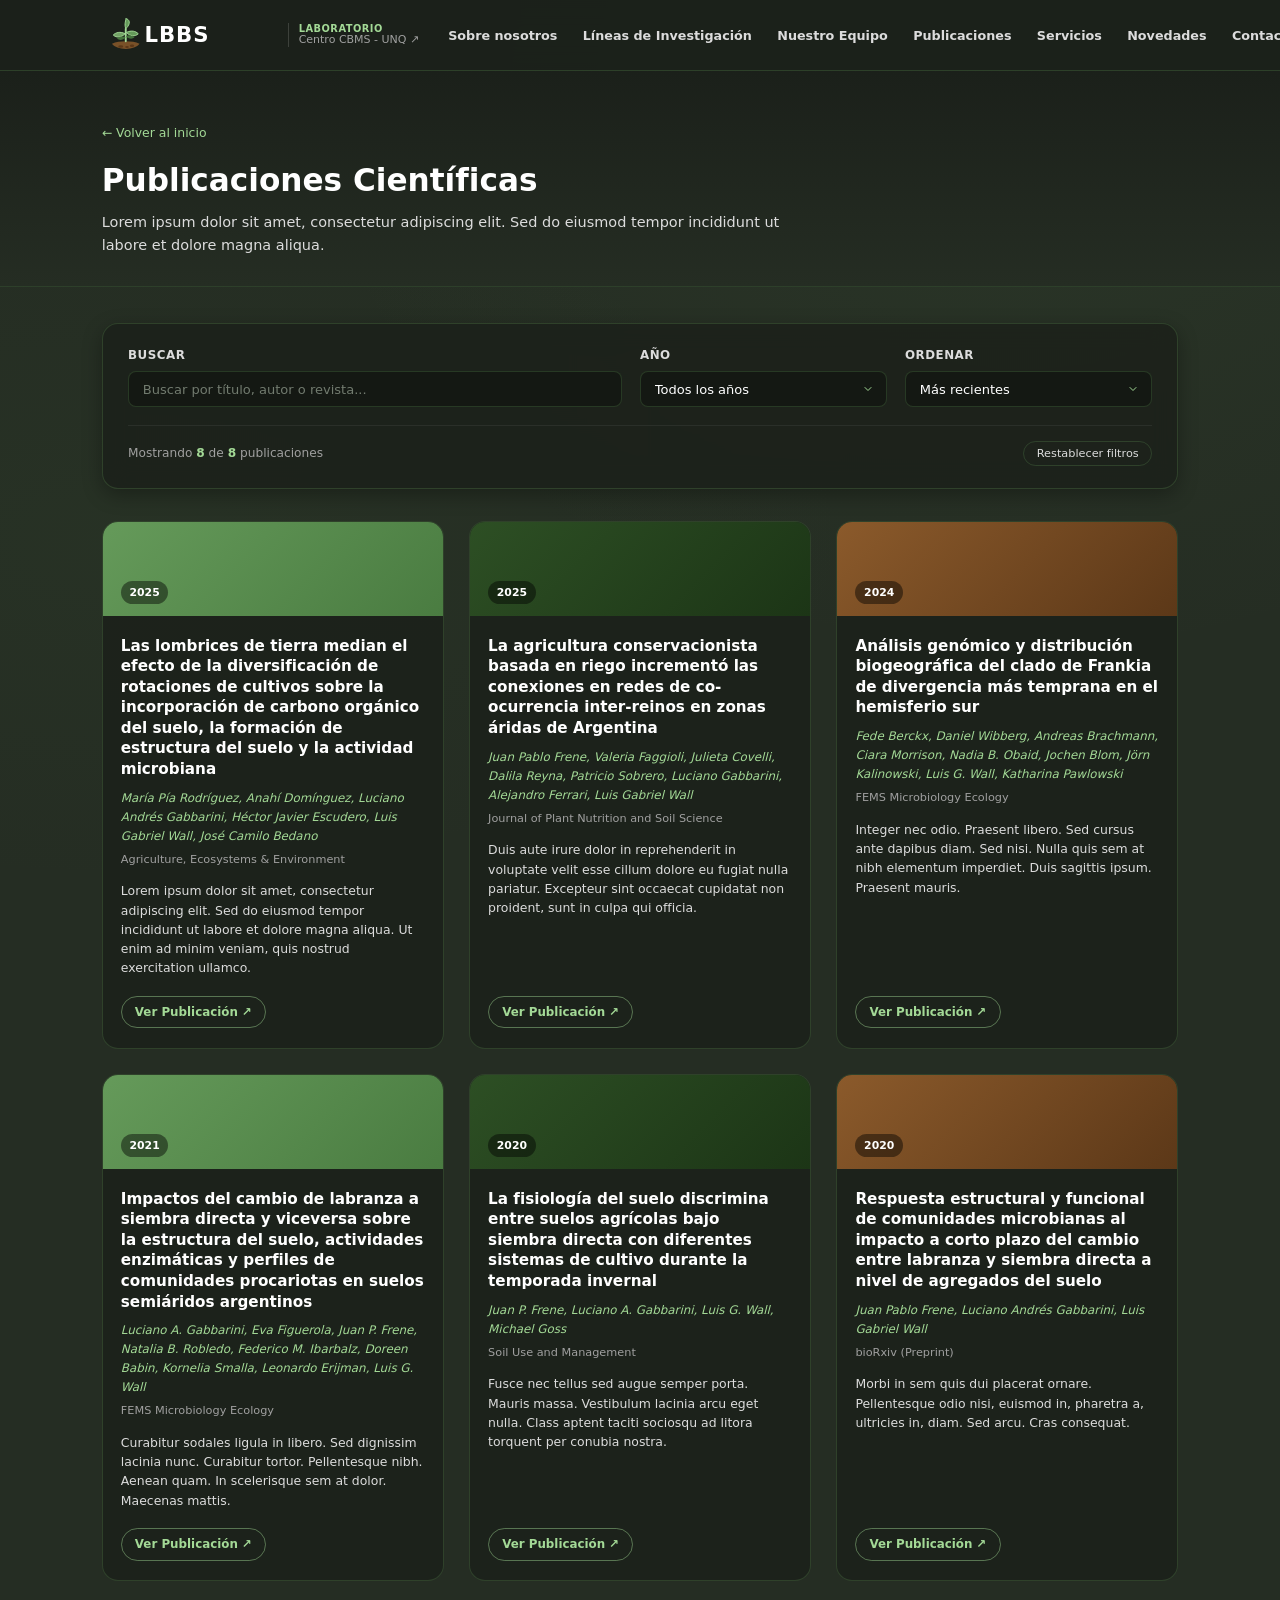
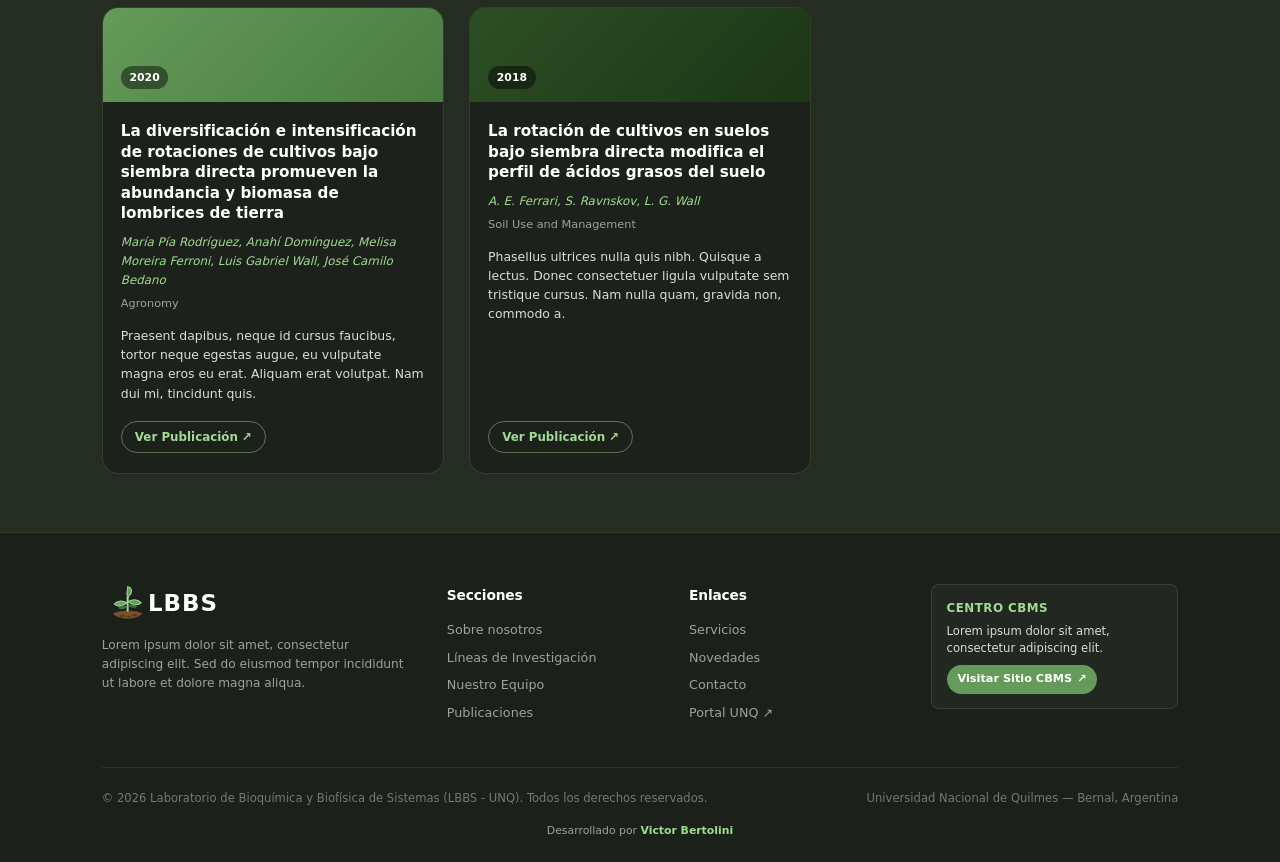
<file: publicaciones.html>
<!DOCTYPE html>
<html lang="es">
<head>
  <meta charset="UTF-8">
  <meta http-equiv="refresh" content="0; url=pages/publicaciones.html">
  <link rel="canonical" href="https://lbbs-cbms.github.io/pages/publicaciones.html">
  <script>window.location.replace("pages/publicaciones.html");</script>
  <title>Redirigiendo a Publicaciones Científicas...</title>
</head>
<body>
  <p>Redirigiendo a <a href="pages/publicaciones.html">Publicaciones Científicas</a>...</p>
</body>
</html>
</file>
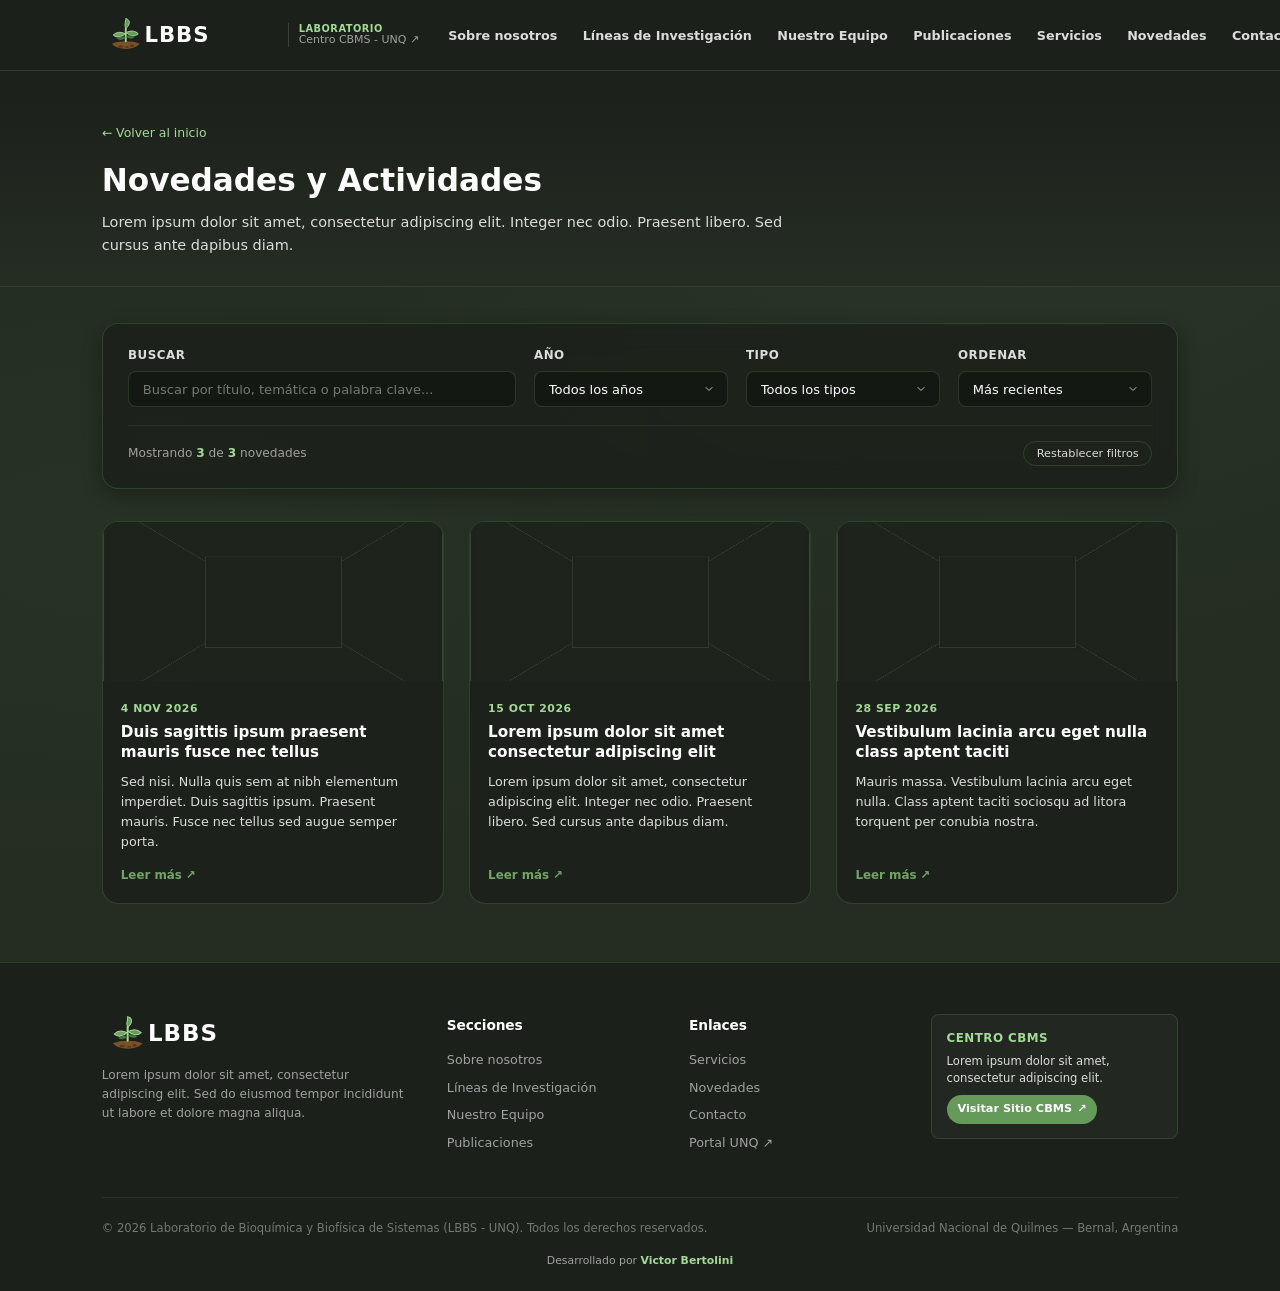
<file: pages/novedades.html>
<!DOCTYPE html>
<html lang="es">
<head>
  <meta charset="UTF-8">
  <meta name="viewport" content="width=device-width, initial-scale=1.0">
  <title>Novedades y Actividades | LBBS - Laboratorio de Bioquímica y Biofísica de Sistemas (UNQ)</title>
  
  <!-- Technical & Academic SEO Metadata -->
  <meta name="description" content="Noticias institucionales, eventos científicos, jornadas académicas y convocatorias del Laboratorio de Bioquímica y Biofísica de Sistemas (LBBS - UNQ / CBMS).">
  <meta name="keywords" content="LBBS, UNQ, CBMS, novedades, noticias, eventos, convocatorias, becas CONICET, bioquimica, biofisica del suelo">
  <meta name="author" content="Laboratorio de Bioquímica y Biofísica de Sistemas (LBBS - UNQ)">
  <meta name="robots" content="index, follow">

  <!-- Open Graph / Facebook / LinkedIn -->
  <meta property="og:type" content="website">
  <meta property="og:url" content="https://lbbs-cbms.github.io/pages/novedades.html">
  <meta property="og:title" content="Novedades y Actividades | LBBS - UNQ">
  <meta property="og:description" content="Noticias institucionales, eventos y convocatorias científicas del LBBS.">
  <meta property="og:image" content="https://lbbs-cbms.github.io/imgs/seo/og-preview.jpg">

  <!-- Favicon -->
  <link rel="icon" type="image/svg+xml" href="../imgs/logo/lbbs-logo.svg">
  <link rel="alternate icon" href="../imgs/logo/favicon.ico">

  <!-- Design Tokens & Stylesheet -->
  <link rel="stylesheet" href="../css/tokens.css">
  <link rel="stylesheet" href="../css/styles.css">
</head>
<body>

  <!-- ==========================================================================
       1. Header: Logo LBBS + Navegación Institucional + Selector Idioma
       ========================================================================== -->
  <header class="site-header">
    <div class="container">
      <nav class="navbar" aria-label="Navegación principal">
        <div class="brand-wrapper">
          <a href="../index.html#hero" class="brand-link" aria-label="Inicio LBBS">
            <img src="../imgs/logo/lbbs-logo.svg" alt="LBBS" class="brand-logo-img">
          </a>
          <div class="brand-badge">
            <span class="brand-badge-sup" data-i18n="header.lab">Laboratorio</span>
            <a href="https://cbms-unq.github.io/" target="_blank" rel="noopener noreferrer" class="brand-badge-sub" title="Visitar portal del Centro CBMS">Centro CBMS - UNQ ↗</a>
          </div>
        </div>

        <button class="nav-toggle" id="navToggle" aria-label="Abrir menú de navegación" aria-expanded="false" aria-controls="navMenu">
          <span></span>
          <span></span>
          <span></span>
        </button>

        <div class="nav-menu" id="navMenu">
          <ul class="nav-list">
            <li class="nav-item"><a href="../index.html#sobre-nosotros" class="nav-link" data-i18n="nav.about">Sobre nosotros</a></li>
            <li class="nav-item"><a href="../index.html#investigacion" class="nav-link" data-i18n="nav.research">Líneas de Investigación</a></li>
            <li class="nav-item"><a href="../index.html#equipo" class="nav-link" data-i18n="nav.team">Nuestro Equipo</a></li>
            <li class="nav-item"><a href="publicaciones.html" class="nav-link" data-i18n="nav.publications">Publicaciones</a></li>
            <li class="nav-item"><a href="../index.html#servicios" class="nav-link" data-i18n="nav.services">Servicios</a></li>
            <li class="nav-item"><a href="novedades.html" class="nav-link active" data-i18n="nav.news">Novedades</a></li>
            <li class="nav-item"><a href="../index.html#contacto" class="nav-link" data-i18n="nav.contact">Contacto</a></li>
          </ul>

          <div class="lang-switch" role="group" aria-label="Selector de idioma">
            <button class="lang-btn active" id="btnLangEs" data-lang="es" aria-label="Cambiar a Español">ES</button>
            <button class="lang-btn" id="btnLangEn" data-lang="en" aria-label="Switch to English">EN</button>
          </div>
        </div>
      </nav>
    </div>
  </header>

  <main>
    <!-- ==========================================================================
         Hero / Banner de la Página de Novedades
         ========================================================================== -->
    <section class="page-hero" aria-label="Encabezado del catálogo de novedades">
      <div class="container">
        <nav class="breadcrumb" aria-label="Navegación de retorno">
          <a href="../index.html" class="breadcrumb-link">
            <span data-i18n="news.back_to_home">← Volver al inicio</span>
          </a>
        </nav>
        <h1 class="page-hero-title" data-i18n="news.page_title">Novedades y Actividades</h1>
        <p class="page-hero-subtitle" data-i18n="news.page_subtitle">
          Lorem ipsum dolor sit amet, consectetur adipiscing elit. Integer nec odio. Praesent libero. Sed cursus ante dapibus diam.
        </p>
      </div>
    </section>

    <!-- ==========================================================================
         Toolbar de Filtros Reactivos y Catálogo de Novedades
         ========================================================================== -->
    <section class="pub-filter-section" id="catalogo">
      <div class="container">
        
        <div class="pub-filter-toolbar" role="search" aria-label="Filtros de novedades">
          <div class="filter-controls-grid filter-grid-news">
            
            <!-- 1. Búsqueda por Nombre / Texto -->
            <div class="filter-field">
              <label for="newsSearchInput" class="filter-label" data-i18n="news.filter_label_search">Buscar</label>
              <div class="filter-input-wrapper">
                <input
                  type="search"
                  id="newsSearchInput"
                  class="filter-input"
                  placeholder="Buscar por título, temática o palabra clave..."
                  aria-label="Buscar novedades por título o palabra clave"
                  autocomplete="off"
                >
              </div>
            </div>

            <!-- 2. Filtro por Año -->
            <div class="filter-field">
              <label for="newsYearSelect" class="filter-label" data-i18n="news.filter_label_year">Año</label>
              <select id="newsYearSelect" class="filter-select" aria-label="Filtrar por año">
                <option value="all" data-i18n="news.filter_year_all">Todos los años</option>
              </select>
            </div>

            <!-- 3. Filtro por Tipo -->
            <div class="filter-field">
              <label for="newsTypeSelect" class="filter-label" data-i18n="news.filter_label_type">Tipo</label>
              <select id="newsTypeSelect" class="filter-select" aria-label="Filtrar por tipo de novedad">
                <option value="all" data-i18n="news.filter_type_all">Todos los tipos</option>
                <option value="noticia" data-i18n="news.type_noticia">Noticia</option>
                <option value="evento" data-i18n="news.type_evento">Evento</option>
                <option value="convocatoria" data-i18n="news.type_convocatoria">Convocatoria</option>
                <option value="publicacion" data-i18n="news.type_publicacion">Publicación</option>
              </select>
            </div>

            <!-- 4. Ordenamiento -->
            <div class="filter-field">
              <label for="newsSortSelect" class="filter-label" data-i18n="news.sort_label">Ordenar</label>
              <select id="newsSortSelect" class="filter-select" aria-label="Ordenar novedades">
                <option value="recent" data-i18n="news.sort_recent">Más recientes</option>
                <option value="oldest" data-i18n="news.sort_oldest">Más antiguos</option>
                <option value="title" data-i18n="news.sort_title">Título (A-Z)</option>
              </select>
            </div>

          </div>

          <!-- Fila de Estado: Contador y Botón de Reset -->
          <div class="filter-status-row">
            <div class="filter-count-badge" id="newsResultsCount" aria-live="polite">
              Cargando novedades...
            </div>
            <button type="button" class="filter-reset-btn" id="newsResetBtn" data-i18n="news.clear_filters">
              Restablecer filtros
            </button>
          </div>
        </div>

        <!-- Grilla de Tarjetas de Novedades -->
        <div class="news-grid" id="allNewsContainer" aria-live="polite">
          <!-- Renderizado reactivo desde data/novedades.json vía novedades.js -->
        </div>

      </div>
    </section>
  </main>

  <!-- ==========================================================================
       Footer: Logo, Enlaces Secundarios, Afiliación CBMS y Copyright
       ========================================================================== -->
  <footer class="site-footer">
    <div class="container">
      <div class="footer-grid">
        <div class="footer-col footer-brand-col">
          <img src="../imgs/logo/lbbs-logo.svg" alt="LBBS" class="footer-logo">
          <p class="footer-desc" data-i18n="footer.desc">Lorem ipsum dolor sit amet, consectetur adipiscing elit. Sed do eiusmod tempor incididunt ut labore et dolore magna aliqua.</p>
        </div>

        <div class="footer-col">
          <h4 data-i18n="footer.sections">Secciones</h4>
          <ul class="footer-links">
            <li><a href="../index.html#sobre-nosotros" data-i18n="nav.about">Sobre nosotros</a></li>
            <li><a href="../index.html#investigacion" data-i18n="nav.research">Líneas de Investigación</a></li>
            <li><a href="../index.html#equipo" data-i18n="nav.team">Nuestro Equipo</a></li>
            <li><a href="publicaciones.html" data-i18n="nav.publications">Publicaciones</a></li>
          </ul>
        </div>

        <div class="footer-col">
          <h4 data-i18n="footer.links">Enlaces</h4>
          <ul class="footer-links">
            <li><a href="../index.html#servicios" data-i18n="nav.services">Servicios</a></li>
            <li><a href="novedades.html" data-i18n="nav.news">Novedades</a></li>
            <li><a href="../index.html#contacto" data-i18n="nav.contact">Contacto</a></li>
            <li><a href="https://www.unq.edu.ar/" target="_blank" rel="noopener noreferrer">Portal UNQ ↗</a></li>
          </ul>
        </div>

        <div class="footer-col">
          <div class="footer-affiliation-card">
            <h5 data-i18n="footer.affiliation_title">Centro CBMS</h5>
            <p data-i18n="footer.affiliation_desc">Lorem ipsum dolor sit amet, consectetur adipiscing elit.</p>
            <a href="https://cbms-unq.github.io/" target="_blank" rel="noopener noreferrer" class="footer-center-btn">
              <span data-i18n="footer.visit_center">Visitar Sitio CBMS</span> ↗
            </a>
          </div>
        </div>
      </div>

      <div class="footer-bottom">
        <p class="footer-copy">© 2026 Laboratorio de Bioquímica y Biofísica de Sistemas (LBBS - UNQ). <span data-i18n="footer.rights">Todos los derechos reservados.</span></p>
        <p class="footer-institution">Universidad Nacional de Quilmes — Bernal, Argentina</p>
      </div>

      <p class="footer-credits"><span data-i18n="footer.developed_by">Desarrollado por</span> <a href="https://github.com/Bertolini-Victor" target="_blank" rel="noopener noreferrer">Victor Bertolini</a></p>
    </div>
  </footer>

  <!-- Scripts: Modular ES6+ (Zero External Dependencies) -->
  <script src="../js/i18n.js"></script>
  <script src="../js/main.js"></script>
  <script src="../js/novedades.js"></script>
</body>
</html>
</file>
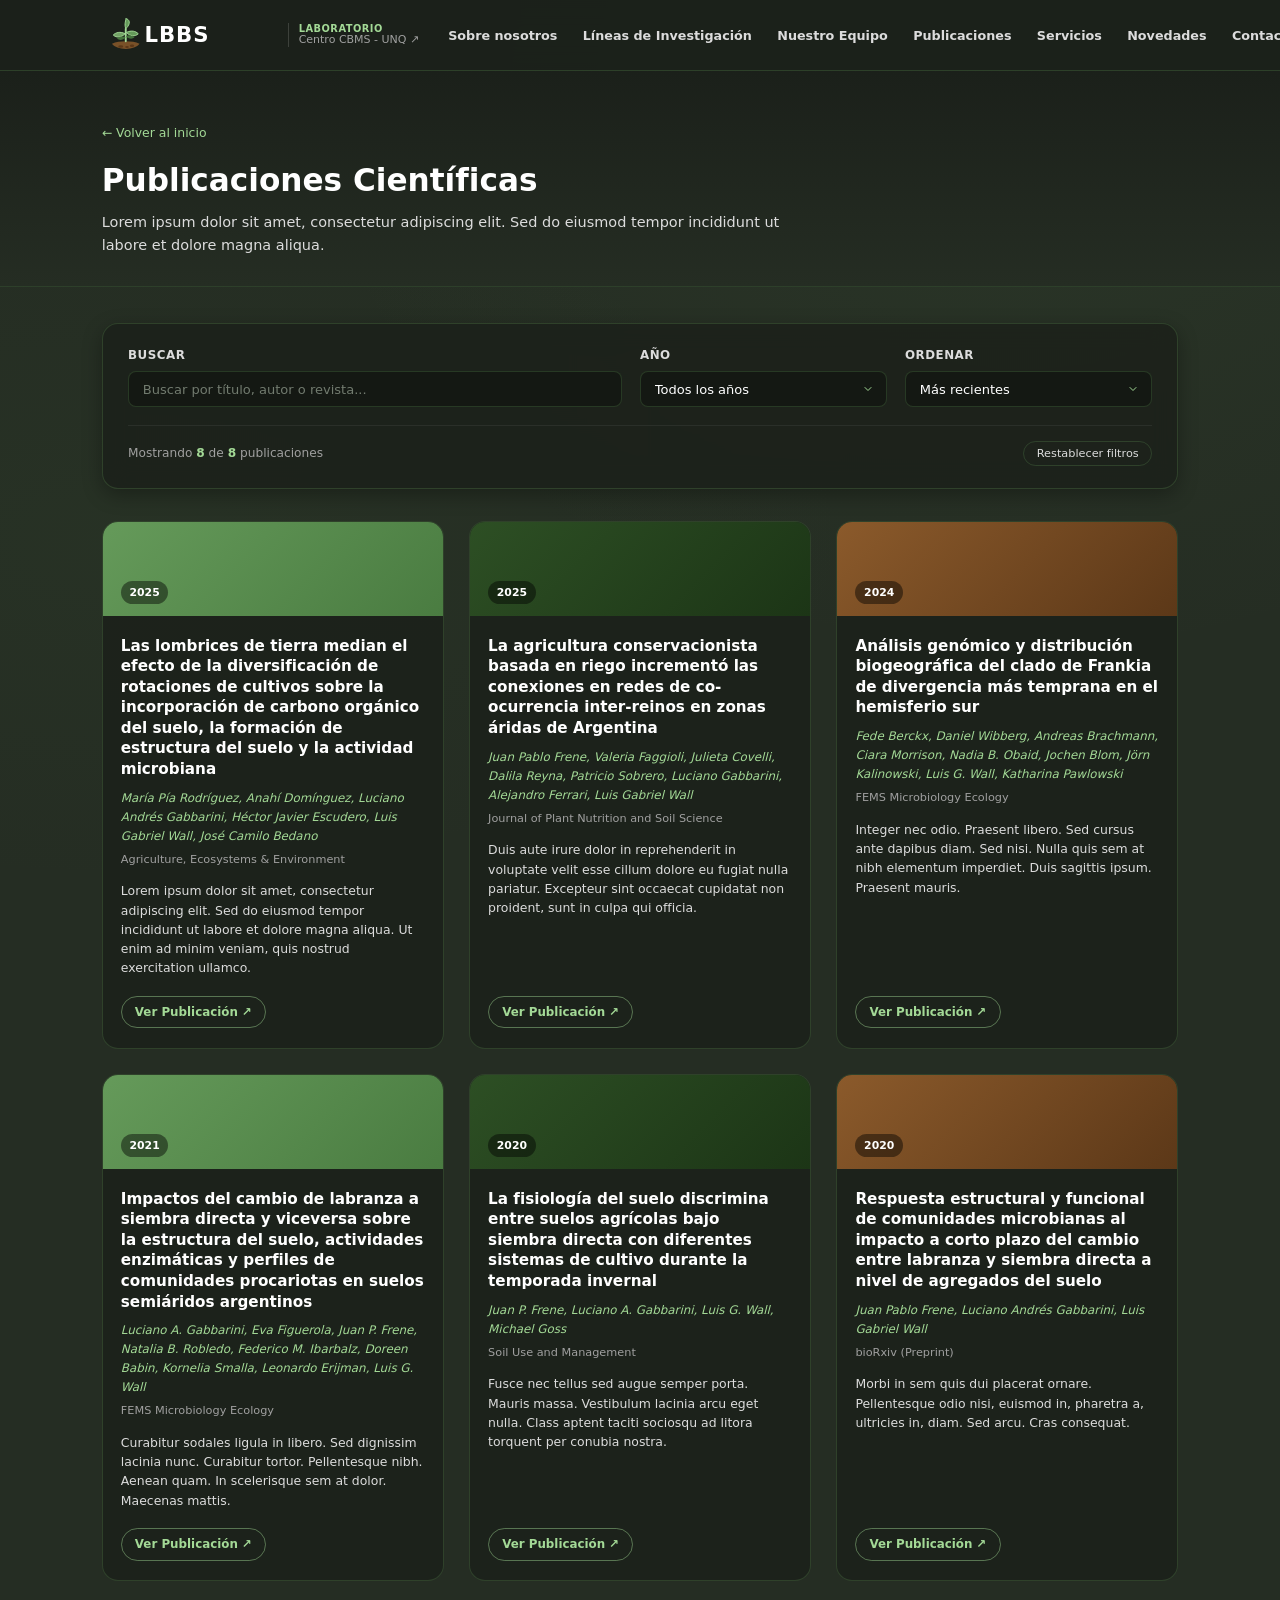
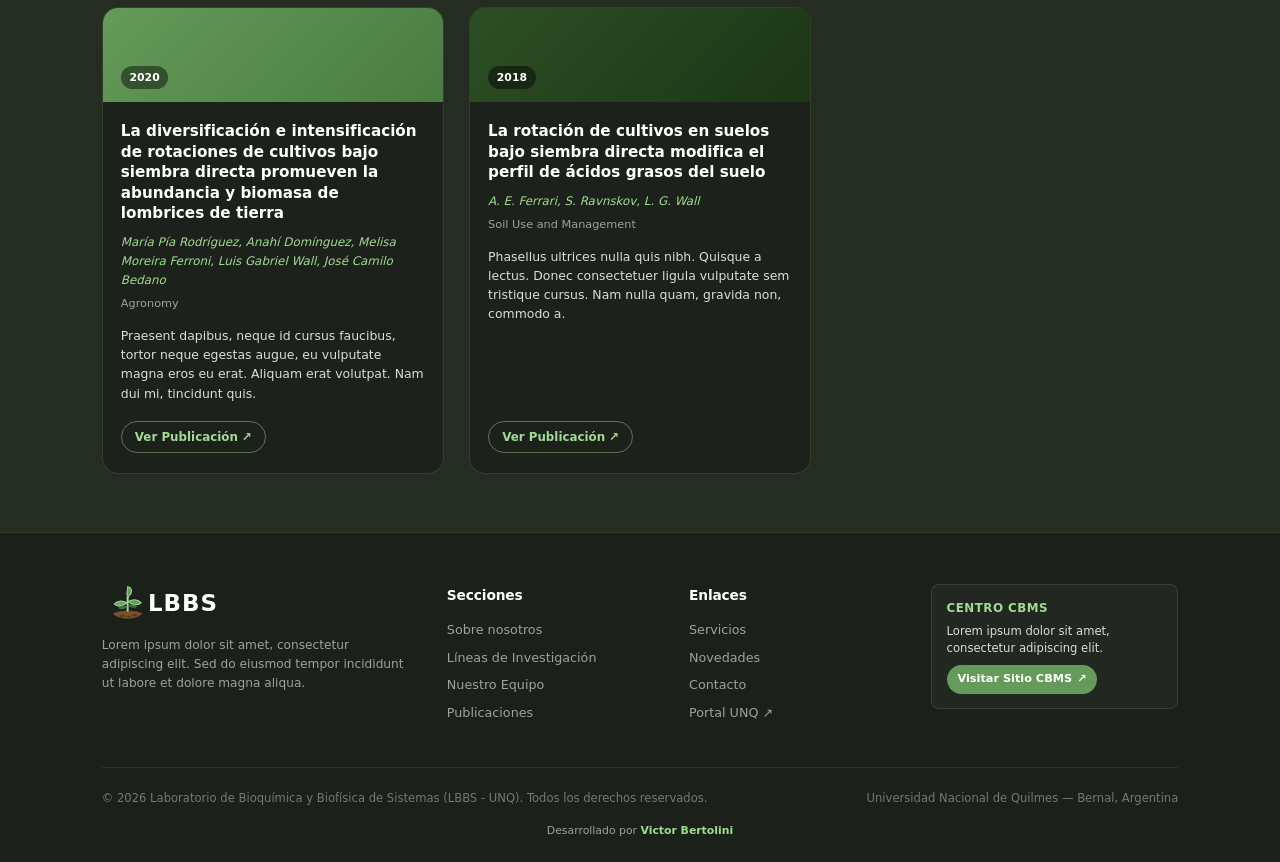
<file: pages/publicaciones.html>
<!DOCTYPE html>
<html lang="es">
<head>
  <meta charset="UTF-8">
  <meta name="viewport" content="width=device-width, initial-scale=1.0">
  <title>Publicaciones Científicas | LBBS - Laboratorio de Bioquímica y Biofísica de Sistemas (UNQ)</title>
  
  <!-- Technical & Academic SEO Metadata -->
  <meta name="description" content="Catálogo completo de publicaciones científicas y artículos con referato del Laboratorio de Bioquímica y Biofísica de Sistemas (LBBS - UNQ / CBMS).">
  <meta name="keywords" content="LBBS, UNQ, CBMS, publicaciones cientificas, biofisica del suelo, microbiologia, siembra directa, lombrices, Frankia, PLFA">
  <meta name="author" content="Laboratorio de Bioquímica y Biofísica de Sistemas (LBBS - UNQ)">
  <meta name="robots" content="index, follow">

  <!-- Open Graph / Facebook / LinkedIn -->
  <meta property="og:type" content="website">
  <meta property="og:url" content="https://lbbs-cbms.github.io/pages/publicaciones.html">
  <meta property="og:title" content="Publicaciones Científicas | LBBS - UNQ">
  <meta property="og:description" content="Artículos y producción científica en biofísica de membranas y bioquímica de suelos agrícolas.">
  <meta property="og:image" content="https://lbbs-cbms.github.io/imgs/seo/og-preview.jpg">

  <!-- Favicon -->
  <link rel="icon" type="image/svg+xml" href="../imgs/logo/lbbs-logo.svg">
  <link rel="alternate icon" href="../imgs/logo/favicon.ico">

  <!-- Design Tokens & Stylesheet -->
  <link rel="stylesheet" href="../css/tokens.css">
  <link rel="stylesheet" href="../css/styles.css">
</head>
<body>

  <!-- ==========================================================================
       1. Header: Logo LBBS + Navegación Institucional + Selector Idioma
       ========================================================================== -->
  <header class="site-header">
    <div class="container">
      <nav class="navbar" aria-label="Navegación principal">
        <div class="brand-wrapper">
          <a href="../index.html#hero" class="brand-link" aria-label="Inicio LBBS">
            <img src="../imgs/logo/lbbs-logo.svg" alt="LBBS" class="brand-logo-img">
          </a>
          <div class="brand-badge">
            <span class="brand-badge-sup" data-i18n="header.lab">Laboratorio</span>
            <a href="https://cbms-unq.github.io/" target="_blank" rel="noopener noreferrer" class="brand-badge-sub" title="Visitar portal del Centro CBMS">Centro CBMS - UNQ ↗</a>
          </div>
        </div>

        <button class="nav-toggle" id="navToggle" aria-label="Abrir menú de navegación" aria-expanded="false" aria-controls="navMenu">
          <span></span>
          <span></span>
          <span></span>
        </button>

        <div class="nav-menu" id="navMenu">
          <ul class="nav-list">
            <li class="nav-item"><a href="../index.html#sobre-nosotros" class="nav-link" data-i18n="nav.about">Sobre nosotros</a></li>
            <li class="nav-item"><a href="../index.html#investigacion" class="nav-link" data-i18n="nav.research">Líneas de Investigación</a></li>
            <li class="nav-item"><a href="../index.html#equipo" class="nav-link" data-i18n="nav.team">Nuestro Equipo</a></li>
            <li class="nav-item"><a href="publicaciones.html" class="nav-link active" data-i18n="nav.publications">Publicaciones</a></li>
            <li class="nav-item"><a href="../index.html#servicios" class="nav-link" data-i18n="nav.services">Servicios</a></li>
            <li class="nav-item"><a href="novedades.html" class="nav-link" data-i18n="nav.news">Novedades</a></li>
            <li class="nav-item"><a href="../index.html#contacto" class="nav-link" data-i18n="nav.contact">Contacto</a></li>
          </ul>

          <div class="lang-switch" role="group" aria-label="Selector de idioma">
            <button class="lang-btn active" id="btnLangEs" data-lang="es" aria-label="Cambiar a Español">ES</button>
            <button class="lang-btn" id="btnLangEn" data-lang="en" aria-label="Switch to English">EN</button>
          </div>
        </div>
      </nav>
    </div>
  </header>

  <main>
    <!-- ==========================================================================
         Hero / Banner de la Página de Publicaciones
         ========================================================================== -->
    <section class="page-hero" aria-label="Encabezado del catálogo de publicaciones">
      <div class="container">
        <nav class="breadcrumb" aria-label="Navegación de retorno">
          <a href="../index.html" class="breadcrumb-link">
            <span data-i18n="publications.back_to_home">← Volver al inicio</span>
          </a>
        </nav>
        <h1 class="page-hero-title" data-i18n="publications.page_title">Publicaciones Científicas</h1>
        <p class="page-hero-subtitle" data-i18n="publications.page_subtitle">
          Lorem ipsum dolor sit amet, consectetur adipiscing elit. Sed do eiusmod tempor incididunt ut labore et dolore magna aliqua.
        </p>
      </div>
    </section>

    <!-- ==========================================================================
         Toolbar de Filtros Reactivos y Catálogo Completo
         ========================================================================== -->
    <section class="pub-filter-section" id="catalogo">
      <div class="container">
        
        <div class="pub-filter-toolbar" role="search" aria-label="Filtros del catálogo">
          <div class="filter-controls-grid">
            
            <!-- 1. Filtro por Nombre / Título / Autor / Revista -->
            <div class="filter-field">
              <label for="pubSearchInput" class="filter-label" data-i18n="publications.filter_label_search">Buscar</label>
              <div class="filter-input-wrapper">
                <input
                  type="search"
                  id="pubSearchInput"
                  class="filter-input"
                  placeholder="Buscar por título, autor o revista..."
                  aria-label="Buscar publicaciones por título, autor o revista"
                  autocomplete="off"
                >
              </div>
            </div>

            <!-- 2. Filtro por Fecha / Año -->
            <div class="filter-field">
              <label for="pubYearSelect" class="filter-label" data-i18n="publications.filter_label_year">Año</label>
              <select id="pubYearSelect" class="filter-select" aria-label="Filtrar por año de publicación">
                <option value="all" data-i18n="publications.filter_year_all">Todos los años</option>
              </select>
            </div>

            <!-- 3. Ordenamiento -->
            <div class="filter-field">
              <label for="pubSortSelect" class="filter-label" data-i18n="publications.sort_label">Ordenar</label>
              <select id="pubSortSelect" class="filter-select" aria-label="Ordenar publicaciones">
                <option value="recent" data-i18n="publications.sort_recent">Más recientes</option>
                <option value="oldest" data-i18n="publications.sort_oldest">Más antiguos</option>
                <option value="title" data-i18n="publications.sort_title">Título (A-Z)</option>
              </select>
            </div>

          </div>

          <!-- Fila de Estado: Contador y Botón de Reset -->
          <div class="filter-status-row">
            <div class="filter-count-badge" id="pubResultsCount" aria-live="polite">
              Cargando catálogo...
            </div>
            <button type="button" class="filter-reset-btn" id="pubResetBtn" data-i18n="publications.clear_filters">
              Restablecer filtros
            </button>
          </div>
        </div>

        <!-- Grilla de Tarjetas de Publicaciones -->
        <div class="publications-grid" id="allPublicationsContainer" aria-live="polite">
          <!-- Renderizado reactivo desde data/publicaciones.json vía publicaciones.js -->
        </div>

      </div>
    </section>
  </main>

  <!-- ==========================================================================
       Footer: Logo, Enlaces Secundarios, Afiliación CBMS y Copyright
       ========================================================================== -->
  <footer class="site-footer">
    <div class="container">
      <div class="footer-grid">
        <div class="footer-col footer-brand-col">
          <img src="../imgs/logo/lbbs-logo.svg" alt="LBBS" class="footer-logo">
          <p class="footer-desc" data-i18n="footer.desc">Lorem ipsum dolor sit amet, consectetur adipiscing elit. Sed do eiusmod tempor incididunt ut labore et dolore magna aliqua.</p>
        </div>

        <div class="footer-col">
          <h4 data-i18n="footer.sections">Secciones</h4>
          <ul class="footer-links">
            <li><a href="../index.html#sobre-nosotros" data-i18n="nav.about">Sobre nosotros</a></li>
            <li><a href="../index.html#investigacion" data-i18n="nav.research">Líneas de Investigación</a></li>
            <li><a href="../index.html#equipo" data-i18n="nav.team">Nuestro Equipo</a></li>
            <li><a href="publicaciones.html" data-i18n="nav.publications">Publicaciones</a></li>
          </ul>
        </div>

        <div class="footer-col">
          <h4 data-i18n="footer.links">Enlaces</h4>
          <ul class="footer-links">
            <li><a href="../index.html#servicios" data-i18n="nav.services">Servicios</a></li>
            <li><a href="novedades.html" data-i18n="nav.news">Novedades</a></li>
            <li><a href="../index.html#contacto" data-i18n="nav.contact">Contacto</a></li>
            <li><a href="https://www.unq.edu.ar/" target="_blank" rel="noopener noreferrer">Portal UNQ ↗</a></li>
          </ul>
        </div>

        <div class="footer-col">
          <div class="footer-affiliation-card">
            <h5 data-i18n="footer.affiliation_title">Centro CBMS</h5>
            <p data-i18n="footer.affiliation_desc">Lorem ipsum dolor sit amet, consectetur adipiscing elit.</p>
            <a href="https://cbms-unq.github.io/" target="_blank" rel="noopener noreferrer" class="footer-center-btn">
              <span data-i18n="footer.visit_center">Visitar Sitio CBMS</span> ↗
            </a>
          </div>
        </div>
      </div>

      <div class="footer-bottom">
        <p class="footer-copy">© 2026 Laboratorio de Bioquímica y Biofísica de Sistemas (LBBS - UNQ). <span data-i18n="footer.rights">Todos los derechos reservados.</span></p>
        <p class="footer-institution">Universidad Nacional de Quilmes — Bernal, Argentina</p>
      </div>

      <p class="footer-credits"><span data-i18n="footer.developed_by">Desarrollado por</span> <a href="https://github.com/Bertolini-Victor" target="_blank" rel="noopener noreferrer">Victor Bertolini</a></p>
    </div>
  </footer>

  <!-- Scripts: Modular ES6+ (Zero External Dependencies) -->
  <script src="../js/i18n.js"></script>
  <script src="../js/main.js"></script>
  <script src="../js/publicaciones.js"></script>
</body>
</html>
</file>
<file: css/tokens.css>
/**
 * LBBS - Laboratorio de Bioquímica y Biofísica de Sistemas (UNQ / CBMS)
 * Design Tokens & Visual Properties (Bio-Organic Dark Mode)
 * Based on ANALISIS_DISENO_VISUAL_LFGBBP.md & Mock-up LBBS.jpg
 */

:root {
  /* Fluid Root Scale (prevents artificial zoom on Windows 125%-150% scaled laptops) */
  font-size: clamp(13px, 0.35vw + 10px, 15px);

  /* Brand Chromatic Palette */
  --color-canvas: #252d23;          /* Dark Forest - Main page background */
  --color-surface-dark: #1b201a;    /* Dark Earth Olive - Header & footer */
  --color-surface-card: rgba(27, 32, 26, 0.82); /* Glassmorphic card surface */
  --color-surface-glass: rgba(255, 255, 255, 0.04);
  --color-surface-muted: #3a4436;   /* Muted olive surface */

  /* Botanical Greens & Earth Tones */
  --color-primary: #659A5A;         /* Sage Leaf - Primary identity & active lines */
  --color-primary-deep: #4a7c41;    /* Deep Forest Green */
  --color-primary-soft: #74a367;    /* Soft Sage */
  --color-accent-mint: #a3d996;     /* Mint Sprout - Interactive hover & indicators */
  --color-accent-glow: #29ce1c;     /* Organic glow */
  --color-accent-warm: #8b5a2b;     /* Earth ochre / bronze */

  /* Thematic Header Banners (Publications) */
  --color-banner-salvia: #659A5A;   /* Card 1: Sage green */
  --color-banner-bosque: #2d4f24;   /* Card 2: Deep forest green */
  --color-banner-tierra: #8b5a2b;   /* Card 3: Warm ochre bronze */

  /* Text Hierarchy & Contrast (WCAG AA Compliant >= 4.5:1) */
  --color-text-white: #ffffff;      /* Headings, active nav, button text */
  --color-text-primary: #f0f0f0;    /* Prominent body copy, names */
  --color-text-secondary: #dcdcdc;  /* Descriptive body text */
  --color-text-muted: #a0a0a0;      /* Metadata, dates, affiliations */
  --color-text-dim: #727b6f;        /* Inactive controls, subtle borders */
  --color-text-dark: #1a1a1a;       /* High-contrast dark text on light backgrounds */

  /* Semantic Overlays & Borders */
  --overlay-light-subtle: rgba(255, 255, 255, 0.05);
  --overlay-light-medium: rgba(255, 255, 255, 0.12);
  --overlay-shadow-card: rgba(0, 0, 0, 0.30);
  --overlay-shadow-deep: rgba(0, 0, 0, 0.50);
  --border-subtle: rgba(101, 154, 90, 0.25);
  --border-accent: rgba(163, 217, 150, 0.45);
  --border-white-faint: rgba(255, 255, 255, 0.15);

  /* Morphology & Radii */
  --radius-pill: 50px;              /* Buttons, nav items, language toggles */
  --radius-capsule: 20px;           /* Tags and small badges */
  --radius-card: 16px;              /* Standard cards and modal containers */
  --radius-md: 12px;                /* Section blocks and carousel container */
  --radius-sm: 8px;                 /* Buttons and thumbnails */
  --radius-circle: 50%;             /* Team member portraits and round icons */

  /* Elevations & Shadows */
  --shadow-sm: 0 2px 8px rgba(0, 0, 0, 0.20);
  --shadow-card: 0 6px 20px rgba(0, 0, 0, 0.30);
  --shadow-hover: 0 10px 28px rgba(0, 0, 0, 0.40);
  --shadow-glow-mint: 0 0 20px rgba(163, 217, 150, 0.35);

  /* System Font Stack (0ms external download latency) */
  --font-family-base: system-ui, -apple-system, "Segoe UI", Roboto, "Helvetica Neue", "Noto Sans", "Liberation Sans", Arial, sans-serif;
  --font-size-base: 1rem;
  --font-weight-regular: 400;
  --font-weight-medium: 500;
  --font-weight-semibold: 600;
  --font-weight-bold: 700;
  --font-weight-extrabold: 800;

  /* Transitions & Timing */
  --transition-fast: 0.18s cubic-bezier(0.4, 0, 0.2, 1);
  --transition-normal: 0.28s cubic-bezier(0.4, 0, 0.2, 1);
  --transition-slow: 0.45s cubic-bezier(0.4, 0, 0.2, 1);

  /* Layout Containers */
  --container-max-width: 1120px;
  --header-height: 4.8rem;
}
</file>
<file: css/styles.css>
@charset "UTF-8";
/**
 * LBBS - Laboratorio de Bioquímica y Biofísica de Sistemas (UNQ / CBMS)
 * Main Stylesheet (Bio-Organic Dark Mode)
 */

@import url("./tokens.css");

/* ==========================================================================
   1. CSS Reset & Base Styles
   ========================================================================== */

*, *::before, *::after {
  box-sizing: border-box;
  margin: 0;
  padding: 0;
}

html {
  scroll-behavior: smooth;
  -webkit-text-size-adjust: 100%;
}

body {
  font-family: var(--font-family-base);
  font-size: var(--font-size-base);
  line-height: 1.6;
  color: var(--color-text-secondary);
  background-color: var(--color-canvas);
  background-image: 
    radial-gradient(ellipse at 80% 10%, rgba(101, 154, 90, 0.08) 0%, transparent 50%),
    radial-gradient(ellipse at 10% 60%, rgba(74, 124, 65, 0.06) 0%, transparent 45%);
  background-attachment: fixed;
  overflow-x: hidden;
}

img, svg {
  display: block;
  max-width: 100%;
  height: auto;
}

a {
  color: inherit;
  text-decoration: none;
  transition: color var(--transition-fast), opacity var(--transition-fast);
}

button {
  font-family: inherit;
  border: none;
  background: none;
  cursor: pointer;
  color: inherit;
}

/* Accessible Focus States */
a:focus-visible, button:focus-visible, input:focus-visible {
  outline: 2px solid var(--color-accent-mint);
  outline-offset: 3px;
  border-radius: 4px;
}

/* Layout Container */
.container {
  width: 100%;
  max-width: var(--container-max-width);
  margin-left: auto;
  margin-right: auto;
  padding-left: 1.5rem;
  padding-right: 1.5rem;
}

/* Section Header Typography */
.section-title {
  font-size: 1.85rem;
  font-weight: var(--font-weight-bold);
  color: var(--color-text-white);
  margin-bottom: 2rem;
  text-align: center;
  position: relative;
  letter-spacing: -0.02em;
}

.section-title.title-left {
  text-align: left;
}

.section-title::after {
  content: "";
  display: block;
  width: 3.5rem;
  height: 3px;
  background: linear-gradient(90deg, var(--color-primary), var(--color-accent-mint));
  border-radius: var(--radius-pill);
  margin: 0.6rem auto 0;
}

.section-title.title-left::after {
  margin-left: 0;
}

/* ==========================================================================
   2. Sticky Header & Navigation
   ========================================================================== */

.site-header {
  position: sticky;
  top: 0;
  z-index: 100;
  background-color: rgba(27, 32, 26, 0.94);
  backdrop-filter: blur(12px);
  -webkit-backdrop-filter: blur(12px);
  border-bottom: 1px solid var(--border-subtle);
  transition: background-color var(--transition-normal), box-shadow var(--transition-normal);
}

.navbar {
  display: flex;
  align-items: center;
  justify-content: space-between;
  height: var(--header-height);
  gap: 1.25rem;
}

.brand-wrapper {
  display: flex;
  align-items: center;
  gap: 0.75rem;
  flex-shrink: 0;
}

.brand-logo-img {
  height: 2.6rem;
  width: auto;
}

.brand-badge {
  display: flex;
  flex-direction: column;
  padding-left: 0.65rem;
  border-left: 1px solid var(--border-white-faint);
  line-height: 1.15;
}

.brand-badge-sup {
  font-size: 0.68rem;
  font-weight: var(--font-weight-semibold);
  color: var(--color-accent-mint);
  text-transform: uppercase;
  letter-spacing: 0.05em;
}

.brand-badge-sub {
  font-size: 0.76rem;
  font-weight: var(--font-weight-medium);
  color: var(--color-text-muted);
}

.brand-badge-sub:hover {
  color: var(--color-text-white);
}

/* Nav Menu */
.nav-menu {
  display: flex;
  align-items: center;
  gap: 1.25rem;
}

.nav-list {
  display: flex;
  align-items: center;
  list-style: none;
  gap: 0.25rem;
}

.nav-link {
  font-size: 0.88rem;
  font-weight: var(--font-weight-semibold);
  color: var(--color-text-secondary);
  padding: 0.45rem 0.75rem;
  border-radius: var(--radius-pill);
  white-space: nowrap;
  transition: color var(--transition-fast), background var(--transition-fast);
}

.nav-link:hover, .nav-link.active {
  color: var(--color-text-white);
  background-color: rgba(101, 154, 90, 0.20);
}

.nav-link.active {
  color: var(--color-accent-mint);
}

/* Language Switcher */
.lang-switch {
  display: flex;
  align-items: center;
  background-color: rgba(255, 255, 255, 0.06);
  border: 1px solid var(--border-subtle);
  border-radius: var(--radius-capsule);
  padding: 2px;
  flex-shrink: 0;
}

.lang-btn {
  font-size: 0.75rem;
  font-weight: var(--font-weight-bold);
  padding: 0.2rem 0.55rem;
  border-radius: var(--radius-capsule);
  color: var(--color-text-dim);
  transition: all var(--transition-fast);
}

.lang-btn.active {
  background-color: var(--color-primary);
  color: var(--color-text-white);
  box-shadow: 0 1px 4px rgba(0, 0, 0, 0.25);
}

/* Mobile Toggle */
.nav-toggle {
  display: none;
  flex-direction: column;
  justify-content: center;
  align-items: center;
  width: 2.5rem;
  height: 2.5rem;
  border-radius: var(--radius-sm);
  background-color: rgba(255, 255, 255, 0.05);
  border: 1px solid var(--border-subtle);
}

.nav-toggle span {
  display: block;
  width: 1.25rem;
  height: 2px;
  background-color: var(--color-text-white);
  border-radius: 2px;
  transition: transform var(--transition-normal), opacity var(--transition-normal);
}

.nav-toggle span + span {
  margin-top: 4px;
}

/* ==========================================================================
   3. Hero Section & Accessible Carousel
   ========================================================================== */

.hero-section {
  padding-top: 1.5rem;
  padding-bottom: 2.5rem;
}

.carousel-wrapper {
  position: relative;
  border-radius: var(--radius-card);
  overflow: hidden;
  box-shadow: var(--shadow-hover);
  border: 1px solid var(--border-subtle);
  background-color: var(--color-surface-dark);
}

.carousel-viewport {
  position: relative;
  width: 100%;
  height: 24rem; /* ~384px */
  overflow: hidden;
}

.carousel-slide {
  position: absolute;
  top: 0;
  left: 0;
  width: 100%;
  height: 100%;
  opacity: 0;
  visibility: hidden;
  transition: opacity var(--transition-slow), visibility var(--transition-slow);
}

.carousel-slide.active {
  opacity: 1;
  visibility: visible;
  z-index: 1;
}

.carousel-img {
  width: 100%;
  height: 100%;
  object-fit: cover;
}

.carousel-caption {
  position: absolute;
  bottom: 0;
  left: 0;
  right: 0;
  padding: 2.5rem 2rem 1.5rem;
  background: linear-gradient(transparent, rgba(27, 32, 26, 0.88));
  color: var(--color-text-white);
  z-index: 2;
}

.carousel-caption h2 {
  font-size: 1.35rem;
  font-weight: var(--font-weight-bold);
  margin-bottom: 0.25rem;
  text-shadow: 0 2px 4px rgba(0, 0, 0, 0.6);
}

.carousel-caption p {
  font-size: 0.92rem;
  color: var(--color-text-secondary);
  max-width: 48rem;
}

/* Carousel Arrow Controls */
.carousel-btn {
  position: absolute;
  top: 50%;
  transform: translateY(-50%);
  z-index: 10;
  width: 2.75rem;
  height: 2.75rem;
  border-radius: var(--radius-circle);
  background-color: rgba(27, 32, 26, 0.75);
  border: 1px solid var(--border-accent);
  color: var(--color-text-white);
  display: flex;
  align-items: center;
  justify-content: center;
  backdrop-filter: blur(6px);
  transition: background-color var(--transition-fast), transform var(--transition-fast);
}

.carousel-btn:hover {
  background-color: var(--color-primary);
  transform: translateY(-50%) scale(1.08);
  box-shadow: var(--shadow-glow-mint);
}

.carousel-prev {
  left: 1rem;
}

.carousel-next {
  right: 1rem;
}

/* Indicators (Dots) */
.carousel-indicators {
  position: absolute;
  bottom: 0.85rem;
  left: 50%;
  transform: translateX(-50%);
  z-index: 10;
  display: flex;
  gap: 0.5rem;
  background-color: rgba(27, 32, 26, 0.60);
  padding: 0.35rem 0.75rem;
  border-radius: var(--radius-pill);
  backdrop-filter: blur(4px);
}

.carousel-dot {
  width: 0.65rem;
  height: 0.65rem;
  border-radius: var(--radius-circle);
  background-color: rgba(255, 255, 255, 0.35);
  transition: all var(--transition-fast);
}

.carousel-dot.active {
  background-color: var(--color-accent-mint);
  transform: scale(1.3);
  box-shadow: 0 0 8px var(--color-accent-mint);
}

/* ==========================================================================
   4. Section: Sobre nosotros (About Us)
   ========================================================================== */

.about-section {
  padding: 3rem 0;
}

.about-grid {
  display: grid;
  grid-template-columns: 1.25fr 1fr;
  gap: 2.5rem;
  align-items: center;
}

.about-text p {
  font-size: 0.98rem;
  margin-bottom: 1.15rem;
  line-height: 1.75;
}

.about-image-wrapper {
  position: relative;
  border-radius: var(--radius-card);
  overflow: hidden;
  box-shadow: var(--shadow-card);
  border: 1px solid var(--border-subtle);
  background-color: var(--color-surface-dark);
}

.about-image {
  width: 100%;
  height: 19rem;
  object-fit: cover;
  transition: transform var(--transition-slow);
}

.about-image-wrapper:hover .about-image {
  transform: scale(1.03);
}

/* ==========================================================================
   5. Section: Líneas de Investigación (Research Lines)
   ========================================================================== */

.research-section {
  padding: 3rem 0;
  background-color: rgba(27, 32, 26, 0.55);
  border-top: 1px solid var(--border-subtle);
  border-bottom: 1px solid var(--border-subtle);
}

.research-grid {
  display: grid;
  grid-template-columns: repeat(3, 1fr);
  gap: 1.75rem;
}

.research-card {
  background-color: var(--color-surface-card);
  border: 1px solid var(--border-subtle);
  border-radius: var(--radius-card);
  padding: 2.25rem 1.75rem;
  text-align: center;
  transition: transform var(--transition-normal), border-color var(--transition-normal), box-shadow var(--transition-normal);
  display: flex;
  flex-direction: column;
  align-items: center;
}

.research-card:hover {
  transform: translateY(-5px);
  border-color: var(--color-accent-mint);
  box-shadow: var(--shadow-hover);
}

.research-icon-wrapper {
  width: 4.5rem;
  height: 4.5rem;
  border-radius: var(--radius-circle);
  background-color: rgba(101, 154, 90, 0.15);
  border: 1px solid var(--border-accent);
  display: flex;
  align-items: center;
  justify-content: center;
  margin-bottom: 1.25rem;
}

.research-icon {
  width: 2.25rem;
  height: 2.25rem;
}

.research-card h3 {
  font-size: 1.15rem;
  font-weight: var(--font-weight-bold);
  color: var(--color-text-white);
  margin-bottom: 0.85rem;
  line-height: 1.35;
}

.research-card p {
  font-size: 0.9rem;
  color: var(--color-text-secondary);
  line-height: 1.6;
}

/* ==========================================================================
   6. Section: Nuestro Equipo (Our Team)
   ========================================================================== */

.team-section {
  padding: 3.5rem 0;
}

.team-grid {
  display: grid;
  grid-template-columns: repeat(4, 1fr);
  gap: 2rem 1.5rem;
}

.team-card {
  display: flex;
  flex-direction: column;
  align-items: center;
  text-align: center;
  padding: 1.25rem 0.75rem;
  border-radius: var(--radius-card);
  background-color: rgba(255, 255, 255, 0.02);
  border: 1px solid transparent;
  cursor: pointer;
  position: relative;
  outline: none;
  transition: transform var(--transition-fast), border-color var(--transition-fast), background-color var(--transition-fast), box-shadow var(--transition-fast);
}

.team-card:hover {
  transform: translateY(-4px);
  background-color: rgba(255, 255, 255, 0.05);
  border-color: var(--border-accent);
  box-shadow: 0 8px 24px rgba(0, 0, 0, 0.35);
}

.team-card:focus-visible {
  border-color: var(--color-accent-mint);
  box-shadow: 0 0 0 3px rgba(163, 217, 150, 0.3);
  background-color: rgba(255, 255, 255, 0.05);
}

.team-card-hint {
  display: inline-block;
  margin-top: 0.65rem;
  font-size: 0.72rem;
  font-weight: var(--font-weight-semibold);
  color: var(--color-text-dim);
  background-color: rgba(255, 255, 255, 0.04);
  padding: 0.2rem 0.65rem;
  border-radius: var(--radius-pill);
  border: 1px solid rgba(255, 255, 255, 0.08);
  transition: all var(--transition-fast);
}

.team-card:hover .team-card-hint,
.team-card:focus-visible .team-card-hint {
  color: var(--color-text-white);
  background-color: var(--color-primary-deep);
  border-color: var(--color-primary);
}

.team-avatar-wrapper {
  width: 7.25rem;
  height: 7.25rem;
  border-radius: var(--radius-circle);
  overflow: hidden;
  border: 3px solid var(--color-primary);
  margin-bottom: 0.85rem;
  box-shadow: var(--shadow-sm);
  background-color: var(--color-surface-dark);
}

.team-avatar {
  width: 100%;
  height: 100%;
  object-fit: cover;
  transition: transform var(--transition-normal);
}

.team-card:hover .team-avatar {
  transform: scale(1.06);
}

.team-name {
  font-size: 0.98rem;
  font-weight: var(--font-weight-bold);
  color: var(--color-text-white);
  margin-bottom: 0.25rem;
  line-height: 1.25;
}

.team-role {
  font-size: 0.82rem;
  color: var(--color-accent-mint);
  font-weight: var(--font-weight-medium);
  line-height: 1.3;
}

/* ==========================================================================
   Team Member Profile Modal (<dialog>)
   ========================================================================== */

.team-modal {
  padding: 0;
  border: 1px solid var(--border-accent);
  border-radius: var(--radius-card);
  background-color: #1b201a;
  background-image: linear-gradient(145deg, rgba(37, 45, 35, 0.96), rgba(27, 32, 26, 0.98));
  color: var(--color-text-primary);
  max-width: 580px;
  width: calc(100% - 2.5rem);
  box-shadow: var(--shadow-hover), 0 0 35px rgba(0, 0, 0, 0.65);
  margin: auto;
  overflow: hidden;
}

.team-modal::backdrop {
  background-color: rgba(10, 14, 10, 0.75);
  backdrop-filter: blur(8px);
  -webkit-backdrop-filter: blur(8px);
  animation: modalBackdropFadeIn 0.25s ease forwards;
}

@keyframes modalBackdropFadeIn {
  from { opacity: 0; }
  to { opacity: 1; }
}

.modal-dialog-content {
  position: relative;
  padding: 2.25rem 2rem 2rem;
  display: flex;
  flex-direction: column;
  gap: 1.25rem;
}

.modal-close-btn {
  position: absolute;
  top: 1rem;
  right: 1rem;
  width: 2.25rem;
  height: 2.25rem;
  border-radius: var(--radius-circle);
  background: rgba(255, 255, 255, 0.06);
  border: 1px solid rgba(255, 255, 255, 0.12);
  color: var(--color-text-secondary);
  font-size: 1.4rem;
  line-height: 1;
  display: flex;
  align-items: center;
  justify-content: center;
  cursor: pointer;
  transition: all var(--transition-fast);
}

.modal-close-btn:hover,
.modal-close-btn:focus-visible {
  background-color: var(--color-primary);
  color: var(--color-text-white);
  border-color: var(--color-primary);
  transform: scale(1.08);
}

.modal-header {
  display: flex;
  align-items: center;
  gap: 1.5rem;
}

.modal-avatar-wrapper {
  width: 6.5rem;
  height: 6.5rem;
  min-width: 6.5rem;
  border-radius: var(--radius-circle);
  overflow: hidden;
  border: 3px solid var(--color-primary);
  box-shadow: var(--shadow-sm);
  background-color: var(--color-surface-dark);
}

.modal-avatar {
  width: 100%;
  height: 100%;
  object-fit: cover;
}

.modal-header-info {
  display: flex;
  flex-direction: column;
  gap: 0.35rem;
}

.modal-badge {
  align-self: flex-start;
  font-size: 0.72rem;
  font-weight: var(--font-weight-bold);
  text-transform: uppercase;
  letter-spacing: 0.5px;
  color: var(--color-accent-mint);
  background-color: rgba(163, 217, 150, 0.12);
  border: 1px solid rgba(163, 217, 150, 0.3);
  padding: 0.2rem 0.65rem;
  border-radius: var(--radius-capsule);
}

.modal-name {
  font-size: 1.35rem;
  font-weight: var(--font-weight-bold);
  color: var(--color-text-white);
  line-height: 1.25;
}

.modal-title {
  font-size: 0.88rem;
  color: var(--color-text-secondary);
  line-height: 1.35;
}

.modal-body {
  border-top: 1px solid rgba(255, 255, 255, 0.08);
  padding-top: 1.25rem;
}

.modal-section-heading {
  font-size: 0.8rem;
  font-weight: var(--font-weight-bold);
  text-transform: uppercase;
  letter-spacing: 0.5px;
  color: var(--color-text-dim);
  margin-bottom: 0.65rem;
}

.modal-bio {
  font-size: 0.92rem;
  line-height: 1.65;
  color: var(--color-text-primary);
}

.modal-footer {
  display: flex;
  flex-wrap: wrap;
  gap: 0.75rem;
  border-top: 1px solid rgba(255, 255, 255, 0.08);
  padding-top: 1.25rem;
}

.modal-contact-link {
  display: inline-flex;
  align-items: center;
  gap: 0.45rem;
  font-size: 0.82rem;
  font-weight: var(--font-weight-semibold);
  padding: 0.45rem 1rem;
  border-radius: var(--radius-pill);
  text-decoration: none;
  transition: all var(--transition-fast);
}

.modal-email-btn {
  background-color: var(--color-primary-deep);
  color: var(--color-text-white);
  border: 1px solid var(--color-primary);
}

.modal-email-btn:hover {
  background-color: var(--color-primary);
  color: var(--color-text-white);
}

.modal-profile-btn {
  background-color: rgba(255, 255, 255, 0.05);
  color: var(--color-accent-mint);
  border: 1px solid var(--border-subtle);
}

.modal-profile-btn:hover {
  background-color: rgba(255, 255, 255, 0.12);
  color: var(--color-text-white);
  border-color: var(--color-accent-mint);
}

/* ==========================================================================
   Team Secondary Action Buttons & Extended Modals (Colaboradores & Alumni)
   ========================================================================== */

.team-cta-row {
  display: flex;
  justify-content: center;
  align-items: center;
  gap: 1rem;
  flex-wrap: wrap;
  margin-top: 2.25rem;
}

.team-modal-trigger-btn {
  display: inline-flex;
  align-items: center;
  gap: 0.55rem;
  font-family: inherit;
  font-size: 0.92rem;
  font-weight: var(--font-weight-semibold);
  color: var(--color-text-primary);
  background-color: rgba(255, 255, 255, 0.04);
  border: 1px solid var(--border-subtle);
  padding: 0.65rem 1.35rem;
  border-radius: var(--radius-capsule);
  cursor: pointer;
  transition: all var(--transition-fast);
}

.team-modal-trigger-btn svg {
  color: var(--color-accent-mint);
  transition: transform var(--transition-fast);
}

.team-modal-trigger-btn:hover {
  background-color: var(--color-primary-deep);
  border-color: var(--color-primary);
  color: var(--color-text-white);
  transform: translateY(-2px);
  box-shadow: 0 4px 14px rgba(0, 0, 0, 0.35);
}

.team-modal-trigger-btn:hover svg {
  transform: scale(1.1);
}

.team-modal-trigger-btn:focus-visible {
  outline: none;
  border-color: var(--color-accent-mint);
  box-shadow: 0 0 0 3px rgba(163, 217, 150, 0.25);
}

/* Wide Modal Variant & Content Styling for Collaborators & Alumni */
.team-modal-wide {
  max-width: 680px;
}

.modal-text-header {
  display: flex;
  flex-direction: column;
  gap: 0.4rem;
}

.modal-scrollable-body {
  max-height: 58vh;
  overflow-y: auto;
  padding-right: 0.35rem;
}

/* Custom Scrollbar for Modal Body */
.modal-scrollable-body::-webkit-scrollbar {
  width: 6px;
}
.modal-scrollable-body::-webkit-scrollbar-track {
  background: rgba(255, 255, 255, 0.04);
  border-radius: var(--radius-pill);
}
.modal-scrollable-body::-webkit-scrollbar-thumb {
  background: rgba(255, 255, 255, 0.2);
  border-radius: var(--radius-pill);
}
.modal-scrollable-body::-webkit-scrollbar-thumb:hover {
  background: var(--color-accent-mint);
}

/* Collaborators List */
.colab-list {
  display: flex;
  flex-direction: column;
  gap: 0.85rem;
}

.colab-card {
  display: flex;
  align-items: flex-start;
  gap: 1rem;
  padding: 0.95rem 1.15rem;
  background-color: rgba(255, 255, 255, 0.03);
  border: 1px solid rgba(255, 255, 255, 0.08);
  border-radius: var(--radius-card);
  transition: all var(--transition-fast);
}

.colab-card:hover {
  background-color: rgba(255, 255, 255, 0.05);
  border-color: rgba(163, 217, 150, 0.35);
  transform: translateX(4px);
}

.colab-icon-wrapper {
  width: 2.35rem;
  height: 2.35rem;
  min-width: 2.35rem;
  border-radius: var(--radius-circle);
  background-color: rgba(163, 217, 150, 0.1);
  color: var(--color-accent-mint);
  display: flex;
  align-items: center;
  justify-content: center;
  border: 1px solid rgba(163, 217, 150, 0.25);
}

.colab-info {
  display: flex;
  flex-direction: column;
  gap: 0.25rem;
}

.colab-name {
  font-size: 1.05rem;
  font-weight: var(--font-weight-bold);
  color: var(--color-text-white);
  line-height: 1.25;
}

.colab-affiliation {
  font-size: 0.88rem;
  color: var(--color-text-secondary);
  line-height: 1.45;
}

/* Alumni Categories List */
.alumni-categories-list {
  display: flex;
  flex-direction: column;
  gap: 1.5rem;
}

.alumni-category-block {
  display: flex;
  flex-direction: column;
  gap: 0.75rem;
}

.alumni-category-header {
  display: flex;
  align-items: center;
  gap: 0.5rem;
}

.alumni-category-badge {
  font-size: 0.78rem;
  font-weight: var(--font-weight-bold);
  text-transform: uppercase;
  letter-spacing: 0.5px;
  color: var(--color-accent-mint);
  background-color: rgba(163, 217, 150, 0.1);
  border: 1px solid rgba(163, 217, 150, 0.25);
  padding: 0.25rem 0.75rem;
  border-radius: var(--radius-capsule);
}

.alumni-members-grid {
  display: grid;
  grid-template-columns: repeat(auto-fill, minmax(260px, 1fr));
  gap: 0.75rem;
}

.alumni-member-card {
  padding: 0.95rem 1.05rem;
  background-color: rgba(255, 255, 255, 0.03);
  border: 1px solid rgba(255, 255, 255, 0.07);
  border-radius: var(--radius-card);
  transition: all var(--transition-fast);
}

.alumni-member-card:hover {
  background-color: rgba(255, 255, 255, 0.05);
  border-color: rgba(163, 217, 150, 0.3);
  transform: translateY(-2px);
}

.alumni-member-name {
  font-size: 0.95rem;
  font-weight: var(--font-weight-bold);
  color: var(--color-text-white);
  margin-bottom: 0.35rem;
  line-height: 1.25;
}

.alumni-member-desc {
  font-size: 0.83rem;
  color: var(--color-text-secondary);
  line-height: 1.5;
}

@media (max-width: 600px) {
  .team-cta-row {
    flex-direction: column;
    width: 100%;
  }
  .team-modal-trigger-btn {
    width: 100%;
    justify-content: center;
  }
  .alumni-members-grid {
    grid-template-columns: 1fr;
  }
  .modal-dialog-content {
    padding: 1.75rem 1.25rem 1.5rem;
  }
  .modal-header {
    flex-direction: column;
    text-align: center;
    gap: 1rem;
  }
  .modal-badge {
    align-self: center;
  }
  .modal-avatar-wrapper {
    margin: 0 auto;
  }
  .modal-footer {
    justify-content: center;
  }
}

/* ==========================================================================
   7. Section: Últimas Publicaciones (Publications)
   ========================================================================== */

.publications-section {
  padding: 3.5rem 0;
  background-color: rgba(27, 32, 26, 0.60);
  border-top: 1px solid var(--border-subtle);
  border-bottom: 1px solid var(--border-subtle);
}

.publications-grid {
  display: grid;
  grid-template-columns: repeat(3, 1fr);
  gap: 1.75rem;
}

.publication-card {
  background-color: var(--color-surface-card);
  border: 1px solid var(--border-subtle);
  border-radius: var(--radius-card);
  overflow: hidden;
  display: flex;
  flex-direction: column;
  transition: transform var(--transition-normal), box-shadow var(--transition-normal), border-color var(--transition-normal);
}

.publication-card:hover {
  transform: translateY(-6px);
  box-shadow: var(--shadow-hover);
  border-color: var(--color-accent-mint);
}

.pub-header-banner {
  height: 6.5rem;
  width: 100%;
  display: flex;
  align-items: flex-end;
  padding: 0.85rem 1.25rem;
}

.pub-banner-salvia {
  background: linear-gradient(135deg, var(--color-banner-salvia), #4a7c41);
}

.pub-banner-bosque {
  background: linear-gradient(135deg, var(--color-banner-bosque), #1c3516);
}

.pub-banner-tierra {
  background: linear-gradient(135deg, var(--color-banner-tierra), #5c3818);
}

.pub-year-badge {
  background-color: rgba(0, 0, 0, 0.45);
  color: var(--color-text-white);
  font-size: 0.75rem;
  font-weight: var(--font-weight-bold);
  padding: 0.2rem 0.6rem;
  border-radius: var(--radius-pill);
}

.pub-body {
  padding: 1.35rem 1.25rem;
  display: flex;
  flex-direction: column;
  flex-grow: 1;
}

.pub-title {
  font-size: 1.05rem;
  font-weight: var(--font-weight-bold);
  color: var(--color-text-white);
  line-height: 1.35;
  margin-bottom: 0.65rem;
}

.pub-authors {
  font-size: 0.82rem;
  color: var(--color-accent-mint);
  font-style: italic;
  margin-bottom: 0.35rem;
}

.pub-journal {
  font-size: 0.78rem;
  color: var(--color-text-muted);
  font-weight: var(--font-weight-medium);
  margin-bottom: 0.85rem;
}

.pub-summary {
  font-size: 0.86rem;
  color: var(--color-text-secondary);
  line-height: 1.55;
  margin-bottom: 1.25rem;
  flex-grow: 1;
}

.pub-action-row {
  margin-top: auto;
}

.pub-doi-btn {
  display: inline-flex;
  align-items: center;
  gap: 0.4rem;
  font-size: 0.82rem;
  font-weight: var(--font-weight-semibold);
  color: var(--color-accent-mint);
  border: 1px solid var(--border-accent);
  padding: 0.4rem 0.9rem;
  border-radius: var(--radius-pill);
  transition: all var(--transition-fast);
}

.pub-doi-btn:hover {
  background-color: var(--color-primary);
  color: var(--color-text-white);
  border-color: var(--color-primary);
}

/* ==========================================================================
   8. Section: Servicios (Services)
   ========================================================================== */

.services-section {
  padding: 3.5rem 0;
}

.services-grid {
  display: grid;
  grid-template-columns: repeat(4, 1fr);
  gap: 1.5rem;
}

.service-card {
  background-color: var(--color-surface-card);
  border: 1px solid var(--border-subtle);
  border-radius: var(--radius-card);
  padding: 2rem 1.25rem;
  text-align: center;
  display: flex;
  flex-direction: column;
  align-items: center;
  transition: transform var(--transition-normal), border-color var(--transition-normal);
}

.service-card:hover {
  transform: translateY(-5px);
  border-color: var(--color-primary);
  box-shadow: var(--shadow-card);
}

.service-icon-wrapper {
  width: 4rem;
  height: 4rem;
  border-radius: var(--radius-circle);
  background-color: rgba(101, 154, 90, 0.12);
  border: 1px solid var(--border-subtle);
  display: flex;
  align-items: center;
  justify-content: center;
  margin-bottom: 1.15rem;
}

.service-icon {
  width: 2rem;
  height: 2rem;
}

.service-title {
  font-size: 1.02rem;
  font-weight: var(--font-weight-bold);
  color: var(--color-text-white);
  margin-bottom: 0.65rem;
  line-height: 1.3;
}

.service-desc {
  font-size: 0.86rem;
  color: var(--color-text-secondary);
  line-height: 1.55;
}

/* ==========================================================================
   9. Section: Novedades (News)
   ========================================================================== */

.news-section {
  padding: 3.5rem 0;
  background-color: rgba(27, 32, 26, 0.60);
  border-top: 1px solid var(--border-subtle);
  border-bottom: 1px solid var(--border-subtle);
}

.news-grid {
  display: grid;
  grid-template-columns: repeat(3, 1fr);
  gap: 1.75rem;
}

.news-card {
  background-color: var(--color-surface-card);
  border: 1px solid var(--border-subtle);
  border-radius: var(--radius-card);
  overflow: hidden;
  display: flex;
  flex-direction: column;
  transition: transform var(--transition-normal), border-color var(--transition-normal);
}

.news-card:hover {
  transform: translateY(-5px);
  border-color: var(--color-accent-mint);
  box-shadow: var(--shadow-card);
}

.news-img-wrapper {
  height: 11rem;
  width: 100%;
  overflow: hidden;
}

.news-img {
  width: 100%;
  height: 100%;
  object-fit: cover;
  transition: transform var(--transition-normal);
}

.news-card:hover .news-img {
  transform: scale(1.05);
}

.news-body {
  padding: 1.25rem;
  display: flex;
  flex-direction: column;
  flex-grow: 1;
}

.news-date {
  font-size: 0.75rem;
  color: var(--color-accent-mint);
  font-weight: var(--font-weight-semibold);
  margin-bottom: 0.35rem;
  text-transform: uppercase;
  letter-spacing: 0.05em;
}

.news-title {
  font-size: 1.05rem;
  font-weight: var(--font-weight-bold);
  color: var(--color-text-white);
  line-height: 1.35;
  margin-bottom: 0.65rem;
}

.news-summary {
  font-size: 0.88rem;
  color: var(--color-text-secondary);
  line-height: 1.55;
  margin-bottom: 1rem;
  flex-grow: 1;
}

.news-link {
  font-size: 0.82rem;
  font-weight: var(--font-weight-semibold);
  color: var(--color-primary-soft);
  display: inline-flex;
  align-items: center;
  gap: 0.35rem;
}

.news-link:hover {
  color: var(--color-text-white);
}

/* ==========================================================================
   10. Section: Contacto (Contact & Location)
   ========================================================================== */

.contact-section {
  padding: 3.5rem 0;
}

.contact-grid {
  display: grid;
  grid-template-columns: 1fr 1.2fr;
  gap: 2.25rem;
  align-items: stretch;
}

.contact-card {
  background-color: var(--color-surface-card);
  border: 1px solid var(--border-subtle);
  border-radius: var(--radius-card);
  padding: 2rem 1.75rem;
  display: flex;
  flex-direction: column;
  justify-content: space-between;
}

.contact-item {
  display: flex;
  align-items: flex-start;
  gap: 1rem;
  margin-bottom: 1.35rem;
}

.contact-icon {
  width: 1.5rem;
  height: 1.5rem;
  flex-shrink: 0;
  margin-top: 0.2rem;
}

.contact-details h4 {
  font-size: 0.95rem;
  font-weight: var(--font-weight-semibold);
  color: var(--color-text-white);
  margin-bottom: 0.2rem;
}

.contact-details p, .contact-details a {
  font-size: 0.88rem;
  color: var(--color-text-secondary);
}

.contact-details a:hover {
  color: var(--color-accent-mint);
}

.contact-callout {
  margin-top: 1.5rem;
  padding: 1rem 1.25rem;
  border-radius: var(--radius-sm);
  background-color: rgba(101, 154, 90, 0.12);
  border: 1px solid var(--border-subtle);
}

.contact-callout p {
  font-size: 0.85rem;
  color: var(--color-text-primary);
  line-height: 1.5;
}

.contact-map-wrapper {
  border-radius: var(--radius-card);
  overflow: hidden;
  border: 1px solid var(--border-subtle);
  box-shadow: var(--shadow-card);
  min-height: 19rem;
}

.contact-map {
  width: 100%;
  height: 100%;
  min-height: 19rem;
  border: 0;
}

/* ==========================================================================
   11. Footer
   ========================================================================== */

.site-footer {
  background-color: var(--color-surface-dark);
  border-top: 1px solid var(--border-subtle);
  padding: 3.5rem 0 1.5rem;
  font-size: 0.88rem;
}

.footer-grid {
  display: grid;
  grid-template-columns: 1.5fr 1fr 1fr 1.2fr;
  gap: 2.5rem;
  margin-bottom: 2.5rem;
}

.footer-col h4 {
  font-size: 0.95rem;
  font-weight: var(--font-weight-bold);
  color: var(--color-text-white);
  margin-bottom: 1rem;
  letter-spacing: -0.01em;
}

.footer-logo {
  height: 2.8rem;
  width: auto;
  margin-bottom: 0.85rem;
}

.footer-desc {
  font-size: 0.84rem;
  color: var(--color-text-muted);
  line-height: 1.55;
  margin-bottom: 1rem;
}

.footer-links {
  list-style: none;
}

.footer-links li {
  margin-bottom: 0.5rem;
}

.footer-links a {
  color: var(--color-text-muted);
  transition: color var(--transition-fast);
}

.footer-links a:hover {
  color: var(--color-accent-mint);
}

.footer-affiliation-card {
  background-color: rgba(255, 255, 255, 0.03);
  border: 1px solid var(--border-subtle);
  border-radius: var(--radius-sm);
  padding: 1rem;
}

.footer-affiliation-card h5 {
  font-size: 0.82rem;
  font-weight: var(--font-weight-bold);
  color: var(--color-accent-mint);
  margin-bottom: 0.35rem;
  text-transform: uppercase;
  letter-spacing: 0.04em;
}

.footer-affiliation-card p {
  font-size: 0.8rem;
  color: var(--color-text-secondary);
  line-height: 1.45;
  margin-bottom: 0.6rem;
}

.footer-center-btn {
  display: inline-flex;
  align-items: center;
  gap: 0.35rem;
  font-size: 0.78rem;
  font-weight: var(--font-weight-semibold);
  color: var(--color-text-white);
  background-color: var(--color-primary);
  padding: 0.35rem 0.75rem;
  border-radius: var(--radius-pill);
  transition: all var(--transition-fast);
}

.footer-center-btn:hover {
  background-color: var(--color-primary-deep);
  box-shadow: var(--shadow-sm);
}

.footer-bottom {
  border-top: 1px solid rgba(255, 255, 255, 0.08);
  padding-top: 1.5rem;
  display: flex;
  align-items: center;
  justify-content: space-between;
  color: var(--color-text-dim);
  font-size: 0.8rem;
}

.footer-credits {
  margin-top: 1rem;
  text-align: center;
  color: var(--color-text-muted);
  font-size: 0.75rem;
}

.footer-credits a {
  color: var(--color-accent-mint);
  text-decoration: none;
  font-weight: var(--font-weight-semibold);
}

.footer-credits a:hover,
.footer-credits a:focus-visible {
  text-decoration: underline;
}

/* ==========================================================================
   Secondary Pages & Publications Catalog
   ========================================================================== */

.page-hero {
  padding: 3.5rem 0 2rem;
  border-bottom: 1px solid var(--border-subtle);
  background: linear-gradient(180deg, var(--color-surface-dark) 0%, var(--color-canvas) 100%);
}

.page-hero .breadcrumb {
  margin-bottom: 1.25rem;
}

.breadcrumb-link {
  display: inline-flex;
  align-items: center;
  gap: 0.4rem;
  font-size: 0.86rem;
  font-weight: var(--font-weight-medium);
  color: var(--color-accent-mint);
  text-decoration: none;
  transition: color var(--transition-fast);
}

.breadcrumb-link:hover,
.breadcrumb-link:focus-visible {
  color: var(--color-text-white);
  text-decoration: underline;
}

.page-hero-title {
  font-size: 2.15rem;
  font-weight: var(--font-weight-extrabold);
  color: var(--color-text-white);
  line-height: 1.2;
  margin-bottom: 0.75rem;
}

.page-hero-subtitle {
  font-size: 1rem;
  color: var(--color-text-secondary);
  max-width: 48rem;
  line-height: 1.6;
}

/* Publications & News CTA on Home Page */
.publications-cta,
.news-cta {
  margin-top: 2.5rem;
  display: flex;
  justify-content: center;
}

.pub-all-btn {
  display: inline-flex;
  align-items: center;
  gap: 0.5rem;
  padding: 0.75rem 1.85rem;
  font-size: 0.92rem;
  font-weight: var(--font-weight-semibold);
  color: var(--color-text-white);
  background-color: var(--color-primary-deep);
  border: 1px solid var(--color-primary);
  border-radius: var(--radius-pill);
  text-decoration: none;
  box-shadow: var(--shadow-card);
  transition: all var(--transition-normal);
}

.pub-all-btn:hover,
.pub-all-btn:focus-visible {
  background-color: var(--color-primary);
  color: var(--color-text-white);
  transform: translateY(-2px);
  box-shadow: var(--shadow-glow-mint);
}

/* Filter Controls Toolbar */
.pub-filter-section {
  padding: 2.5rem 0 4rem;
}

.pub-filter-toolbar {
  background-color: var(--color-surface-card);
  backdrop-filter: blur(12px);
  -webkit-backdrop-filter: blur(12px);
  border: 1px solid var(--border-subtle);
  border-radius: var(--radius-card);
  padding: 1.5rem 1.75rem;
  margin-bottom: 2.25rem;
  box-shadow: var(--shadow-card);
}

.filter-controls-grid {
  display: grid;
  grid-template-columns: 2fr 1fr 1fr;
  gap: 1.25rem;
  align-items: flex-end;
}

.filter-grid-news {
  grid-template-columns: 2fr 1fr 1fr 1fr;
}

.filter-field {
  display: flex;
  flex-direction: column;
  gap: 0.45rem;
}

.filter-label {
  font-size: 0.82rem;
  font-weight: var(--font-weight-semibold);
  color: var(--color-text-secondary);
  text-transform: uppercase;
  letter-spacing: 0.5px;
}

.filter-input,
.filter-select {
  width: 100%;
  padding: 0.65rem 0.95rem;
  background-color: rgba(0, 0, 0, 0.28);
  border: 1px solid var(--border-subtle);
  border-radius: var(--radius-sm);
  color: var(--color-text-white);
  font-family: inherit;
  font-size: 0.9rem;
  outline: none;
  transition: border-color var(--transition-fast), box-shadow var(--transition-fast);
}

.filter-input:focus,
.filter-select:focus {
  border-color: var(--color-accent-mint);
  box-shadow: 0 0 0 3px rgba(163, 217, 150, 0.2);
}

.filter-input::placeholder {
  color: var(--color-text-dim);
}

.filter-select {
  cursor: pointer;
  appearance: none;
  background-image: url("data:image/svg+xml,%3Csvg xmlns='http://www.w3.org/2000/svg' width='12' height='12' viewBox='0 0 24 24' fill='none' stroke='%23a3d996' stroke-width='2' stroke-linecap='round' stroke-linejoin='round'%3E%3Cpolyline points='6 9 12 15 18 9'%3E%3C/polyline%3E%3C/svg%3E");
  background-repeat: no-repeat;
  background-position: right 0.85rem center;
  padding-right: 2.2rem;
}

.filter-select option {
  background-color: var(--color-surface-dark);
  color: var(--color-text-white);
}

.filter-status-row {
  display: flex;
  align-items: center;
  justify-content: space-between;
  margin-top: 1.25rem;
  padding-top: 1rem;
  border-top: 1px solid rgba(255, 255, 255, 0.06);
  font-size: 0.84rem;
}

.filter-count-badge {
  color: var(--color-text-muted);
}

.filter-count-highlight {
  color: var(--color-accent-mint);
  font-weight: var(--font-weight-bold);
}

.filter-reset-btn {
  background: transparent;
  border: 1px solid var(--border-subtle);
  color: var(--color-text-secondary);
  padding: 0.35rem 0.85rem;
  border-radius: var(--radius-pill);
  font-size: 0.78rem;
  font-weight: var(--font-weight-medium);
  cursor: pointer;
  transition: all var(--transition-fast);
}

.filter-reset-btn:hover {
  background-color: var(--overlay-light-medium);
  color: var(--color-text-white);
  border-color: var(--color-accent-mint);
}

.pub-empty-state {
  grid-column: 1 / -1;
  text-align: center;
  padding: 3.5rem 1.5rem;
  background-color: var(--color-surface-card);
  border: 1px dashed var(--border-subtle);
  border-radius: var(--radius-card);
  color: var(--color-text-muted);
}

.pub-empty-icon {
  width: 3rem;
  height: 3rem;
  margin-bottom: 1rem;
  opacity: 0.6;
}

.pub-empty-title {
  font-size: 1.15rem;
  color: var(--color-text-primary);
  margin-bottom: 0.5rem;
}

.pub-empty-text {
  font-size: 0.9rem;
  max-width: 32rem;
  margin: 0 auto 1.25rem;
}

@media (max-width: 900px) {
  .filter-controls-grid {
    grid-template-columns: 1fr;
    gap: 1rem;
  }
}


/* ==========================================================================
   12. Responsive Breakpoints & Mobile Drawer
   ========================================================================== */

/* Tablet & Mobile Breakpoint (<= 992px) */
@media (max-width: 992px) {
  .about-grid {
    grid-template-columns: 1fr;
  }
  .about-image {
    height: 16rem;
  }
  .team-grid {
    grid-template-columns: repeat(3, 1fr);
  }
  .publications-grid, .news-grid {
    grid-template-columns: repeat(2, 1fr);
  }
  .services-grid {
    grid-template-columns: repeat(2, 1fr);
  }
  .footer-grid {
    grid-template-columns: 1fr 1fr;
    gap: 2rem;
  }
}

/* Mobile Breakpoint (<= 768px) */
@media (max-width: 768px) {
  .nav-toggle {
    display: flex;
  }

  .nav-menu {
    position: fixed;
    top: var(--header-height);
    left: 0;
    right: 0;
    background-color: rgba(27, 32, 26, 0.98);
    backdrop-filter: blur(14px);
    border-bottom: 1px solid var(--border-subtle);
    padding: 1.5rem;
    flex-direction: column;
    align-items: stretch;
    gap: 1rem;
    transform: translateY(-150%);
    opacity: 0;
    visibility: hidden;
    transition: transform var(--transition-normal), opacity var(--transition-normal), visibility var(--transition-normal);
  }

  .nav-menu.open {
    transform: translateY(0);
    opacity: 1;
    visibility: visible;
  }

  .nav-list {
    flex-direction: column;
    align-items: stretch;
    gap: 0.5rem;
  }

  .nav-link {
    padding: 0.65rem 1rem;
    font-size: 1rem;
    text-align: center;
  }

  .lang-switch {
    align-self: center;
    margin-top: 0.5rem;
  }

  .hero-section {
    padding-top: 0.75rem;
  }

  .carousel-viewport {
    height: 18rem;
  }

  .carousel-caption h2 {
    font-size: 1.15rem;
  }

  .carousel-caption p {
    font-size: 0.82rem;
  }

  .research-grid {
    grid-template-columns: 1fr;
  }

  .team-grid {
    grid-template-columns: repeat(2, 1fr);
    gap: 1.5rem 1rem;
  }

  .publications-grid, .news-grid {
    grid-template-columns: 1fr;
  }

  .services-grid {
    grid-template-columns: 1fr;
  }

  .contact-grid {
    grid-template-columns: 1fr;
  }

  .footer-grid {
    grid-template-columns: 1fr;
    gap: 1.75rem;
  }

  .footer-bottom {
    flex-direction: column;
    gap: 0.75rem;
    text-align: center;
  }
}

/* Small Smartphone (<= 480px) */
@media (max-width: 480px) {
  .brand-badge {
    display: none;
  }
  .team-grid {
    grid-template-columns: 1fr;
  }
}
</file>
